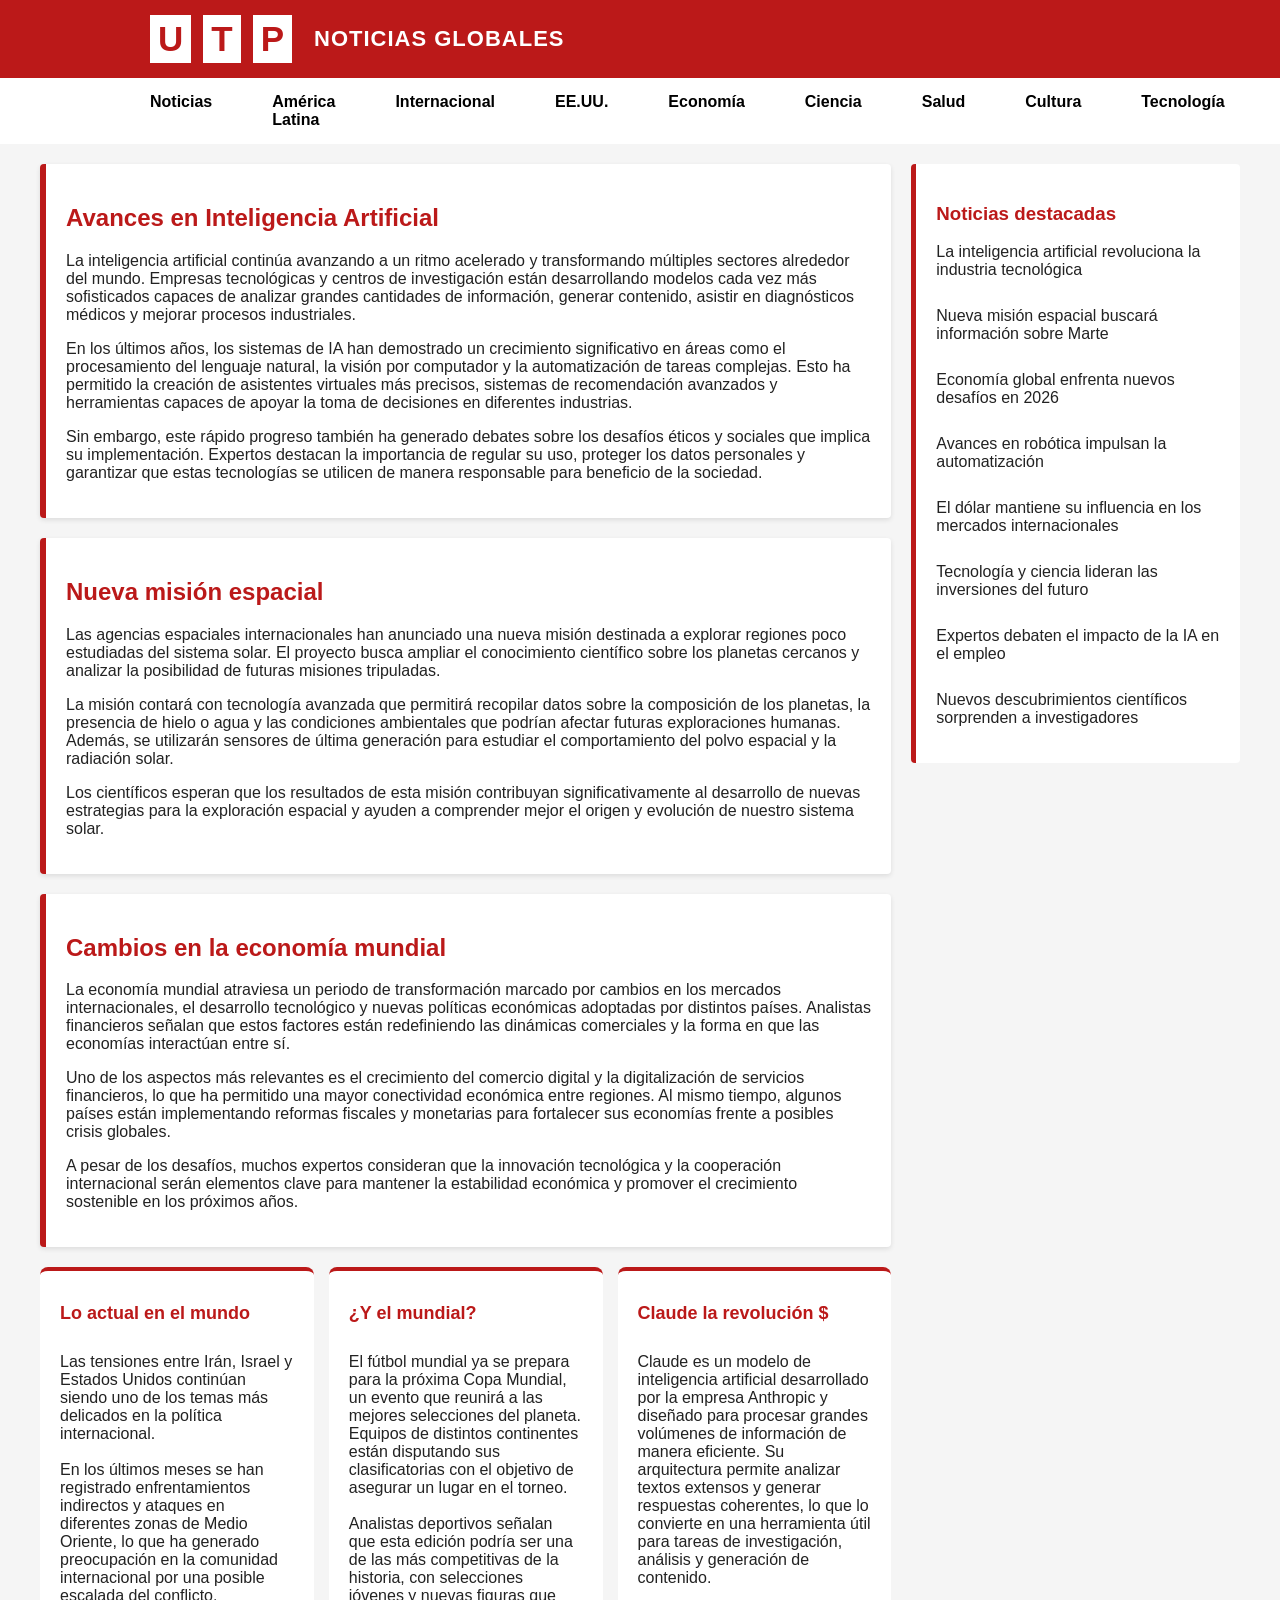
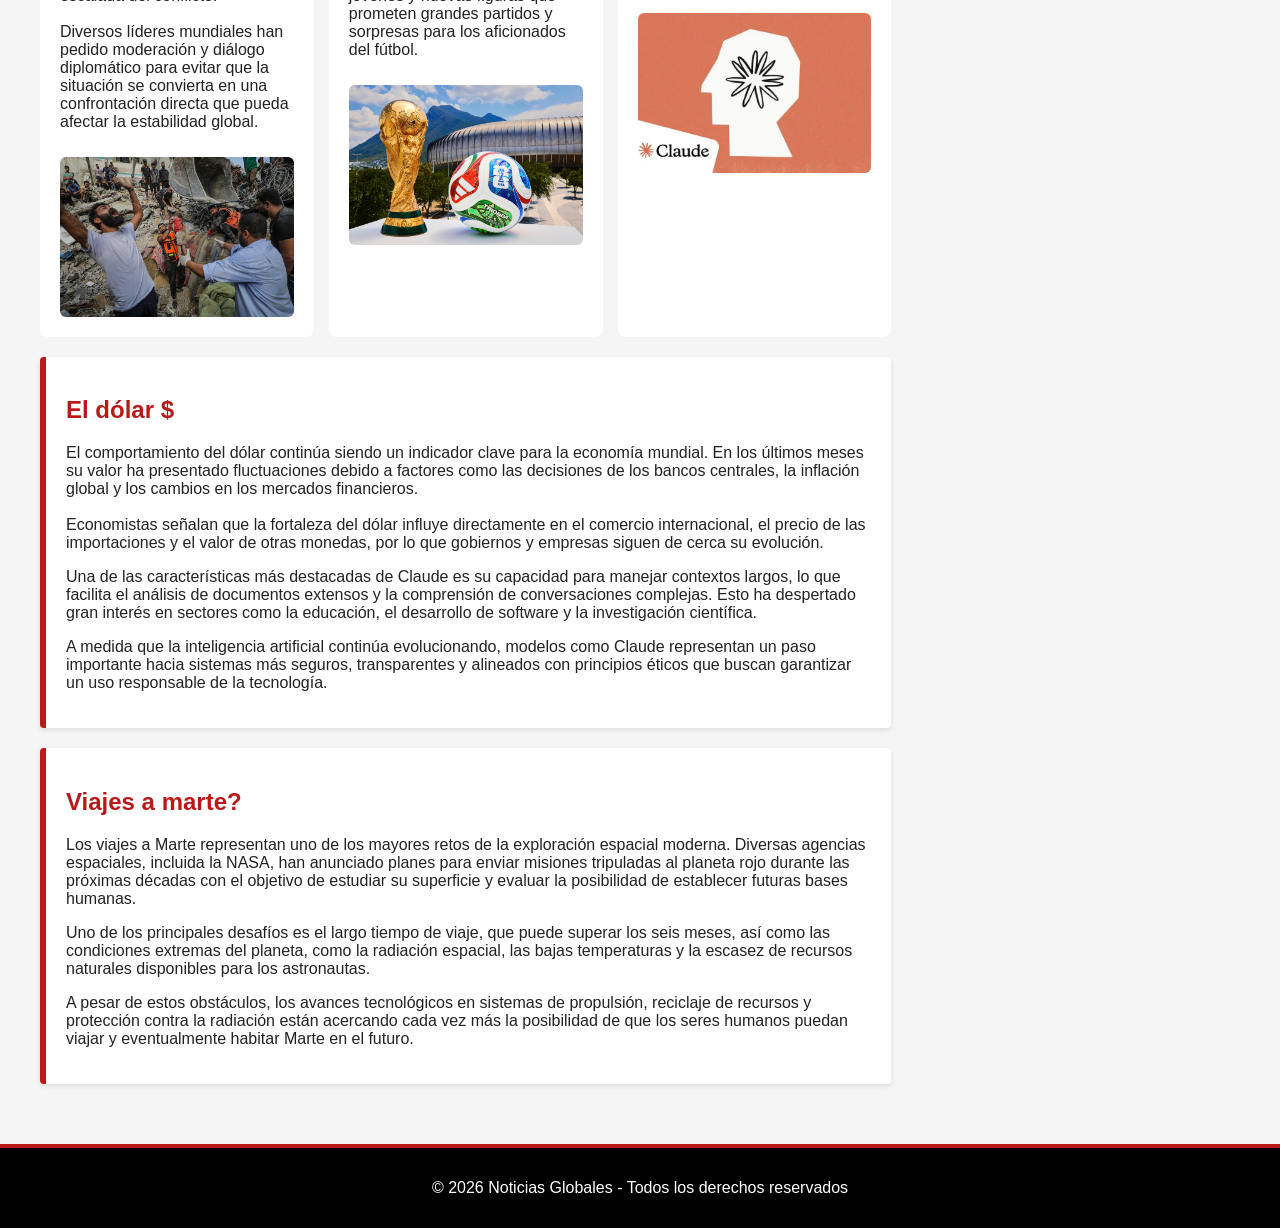
<file: Punto2/index.html>
<!DOCTYPE html>
<html lang="en">
<head>
    <meta charset="UTF-8">
    <meta name="viewport" content="width=device-width, initial-scale=1.0">
    <title>Noti JulBra</title>
    <link rel="stylesheet" href="Punto2.css">
    <link rel="icon" href="newspaper.png" type="image/png">
</head>
<body>
    <header class="header-bbc">
        <div class="logo">
            <span class="logo-cuadro">U</span>
            <span class="logo-cuadro">T</span>
            <span class="logo-cuadro">P</span>
            <span class="texto-header">NOTICIAS GLOBALES</span>
        </div>
    </header>

    <nav>
        <ul>
            <li><a href="#"> Noticias</a></li>
            <li><a href="#"> América Latina</a></li>
            <li><a href="#"> Internacional</a></li>
            <li><a href="#"> EE.UU.</a></li>
            <li><a href="#"> Economía </a></li>
            <li><a href="#"> Ciencia </a></li>
            <li><a href="#"> Salud</a></li>
            <li><a href="#"> Cultura</a></li>
            <li><a href="#"> Tecnología </a></li>
        </ul>
    </nav>

    <div class="contenedor-principal">
        <main>
            <article id="IA">
                <h2>Avances en Inteligencia Artificial</h2>
                <p>
                    La inteligencia artificial continúa avanzando a un ritmo acelerado y transformando 
                    múltiples sectores alrededor del mundo. Empresas tecnológicas y centros de investigación 
                    están desarrollando modelos cada vez más sofisticados capaces de analizar grandes cantidades 
                    de información, generar contenido, asistir en diagnósticos médicos y mejorar procesos 
                    industriales.
                </p>

                <p>
                    En los últimos años, los sistemas de IA han demostrado un crecimiento significativo en 
                    áreas como el procesamiento del lenguaje natural, la visión por computador y la 
                    automatización de tareas complejas. Esto ha permitido la creación de asistentes virtuales 
                    más precisos, sistemas de recomendación avanzados y herramientas capaces de apoyar la toma 
                    de decisiones en diferentes industrias.
                </p>

                <p>
                    Sin embargo, este rápido progreso también ha generado debates sobre los desafíos éticos y 
                    sociales que implica su implementación. Expertos destacan la importancia de regular su uso, 
                    proteger los datos personales y garantizar que estas tecnologías se utilicen de manera 
                    responsable para beneficio de la sociedad.
                </p>         
            </article>

            <article id="espacio">
                <h2>Nueva misión espacial</h2>
                <p>
                    Las agencias espaciales internacionales han anunciado una nueva misión destinada a 
                    explorar regiones poco estudiadas del sistema solar. El proyecto busca ampliar el 
                    conocimiento científico sobre los planetas cercanos y analizar la posibilidad de futuras 
                    misiones tripuladas.
                </p>

                <p>
                    La misión contará con tecnología avanzada que permitirá recopilar datos sobre la 
                    composición de los planetas, la presencia de hielo o agua y las condiciones ambientales 
                    que podrían afectar futuras exploraciones humanas. Además, se utilizarán sensores de última 
                    generación para estudiar el comportamiento del polvo espacial y la radiación solar.
                </p>

                <p>
                    Los científicos esperan que los resultados de esta misión contribuyan significativamente 
                    al desarrollo de nuevas estrategias para la exploración espacial y ayuden a comprender mejor 
                    el origen y evolución de nuestro sistema solar.
                </p>
            </article>

            <article id="economia">
                <h2>Cambios en la economía mundial</h2>
                <p>
                    La economía mundial atraviesa un periodo de transformación marcado por cambios en 
                    los mercados internacionales, el desarrollo tecnológico y nuevas políticas económicas 
                    adoptadas por distintos países. Analistas financieros señalan que estos factores están 
                    redefiniendo las dinámicas comerciales y la forma en que las economías interactúan entre sí.
                </p>

                <p>
                    Uno de los aspectos más relevantes es el crecimiento del comercio digital y la 
                    digitalización de servicios financieros, lo que ha permitido una mayor conectividad 
                    económica entre regiones. Al mismo tiempo, algunos países están implementando reformas 
                    fiscales y monetarias para fortalecer sus economías frente a posibles crisis globales.
                </p>

                <p>
                    A pesar de los desafíos, muchos expertos consideran que la innovación tecnológica y 
                    la cooperación internacional serán elementos clave para mantener la estabilidad económica 
                    y promover el crecimiento sostenible en los próximos años.
                </p>
            </article>
        
            <div class="contenedor-secundario">

                <div class="contenedor-interno">
                    <h1>Lo actual en el mundo</h1>
                    <p>
                    Las tensiones entre Irán, Israel y Estados Unidos continúan siendo uno de los temas más delicados en la política internacional. 
                    <br><br>En los últimos meses se han registrado enfrentamientos indirectos y ataques en diferentes zonas de Medio Oriente, lo que ha 
                    generado preocupación en la comunidad internacional por una posible escalada del conflicto.<br><br> Diversos líderes mundiales han 
                    pedido moderación y diálogo diplomático para evitar que la situación se convierta en una confrontación directa que pueda 
                    afectar la estabilidad global.
                    </p>
                    <img src="actual.png" alt="guerra">
                </div>
                                
                <div class="contenedor-interno">
                    <h1>¿Y el mundial?</h1>
                    <p>
                    El fútbol mundial ya se prepara para la próxima Copa Mundial, un evento que reunirá a las mejores selecciones del planeta. 
                    Equipos de distintos continentes están disputando sus clasificatorias con el objetivo de asegurar un lugar en el torneo. 
                    <br> <br> Analistas deportivos señalan que esta edición podría ser una de las más competitivas de la historia, con selecciones jóvenes 
                    y nuevas figuras que prometen grandes partidos y sorpresas para los aficionados del fútbol.
                    </p>
                    <img src="mundial.png" alt="mundial">
                </div>

                <div class="contenedor-interno">
                    <h1>Claude la revolución $</h1>
                    <p>
                        Claude es un modelo de inteligencia artificial desarrollado por la empresa Anthropic 
                        y diseñado para procesar grandes volúmenes de información de manera eficiente. 
                        Su arquitectura permite analizar textos extensos y generar respuestas coherentes, lo que 
                        lo convierte en una herramienta útil para tareas de investigación, análisis y generación 
                        de contenido.
                    </p>
                    <img src="claude.png" alt="claude">
                </div>
            </div>

            <article>
                <h2> El dólar $ </h2>
                <p>
                    El comportamiento del dólar continúa siendo un indicador clave para la economía mundial. En los últimos meses su valor ha 
                    presentado fluctuaciones debido a factores como las decisiones de los bancos centrales, la inflación global y los cambios 
                    en los mercados financieros. <br><br> Economistas señalan que la fortaleza del dólar influye directamente en el comercio internacional, 
                    el precio de las importaciones y el valor de otras monedas, por lo que gobiernos y empresas siguen de cerca su evolución.
                </p>

                <p>
                    Una de las características más destacadas de Claude es su capacidad para manejar contextos 
                    largos, lo que facilita el análisis de documentos extensos y la comprensión de 
                    conversaciones complejas. Esto ha despertado gran interés en sectores como la educación, 
                    el desarrollo de software y la investigación científica.
                </p>

                <p>
                    A medida que la inteligencia artificial continúa evolucionando, modelos como Claude 
                    representan un paso importante hacia sistemas más seguros, transparentes y alineados 
                    con principios éticos que buscan garantizar un uso responsable de la tecnología.
                </p>
            </article>

            <article>
                <h2> Viajes a marte? </h2>
                <p>
                    Los viajes a Marte representan uno de los mayores retos de la exploración espacial moderna.
                    Diversas agencias espaciales, incluida la NASA, han anunciado planes para enviar misiones 
                    tripuladas al planeta rojo durante las próximas décadas con el objetivo de estudiar su 
                    superficie y evaluar la posibilidad de establecer futuras bases humanas.
                </p>

                <p>
                    Uno de los principales desafíos es el largo tiempo de viaje, 
                    que puede superar los seis meses, así como las condiciones extremas del planeta, 
                    como la radiación espacial, las bajas temperaturas y la escasez de recursos naturales 
                    disponibles para los astronautas.
                </p>

                <p>
                    A pesar de estos obstáculos, los avances tecnológicos en sistemas de propulsión, 
                    reciclaje de recursos y protección contra la radiación están acercando cada vez más 
                    la posibilidad de que los seres humanos puedan viajar y eventualmente habitar Marte en el 
                    futuro.
                </p>
            </article>

        </main>

        <aside>
            <h3>Noticias destacadas</h3>

            <ul>
                <li>
                    <a href="#IA">La inteligencia artificial revoluciona la industria tecnológica</a>
                </li>
                <br>
                <li>
                    <a href="#espacio">Nueva misión espacial buscará información sobre Marte</a>
                </li>
                <br>
                <li>
                    <a href="#economia">Economía global enfrenta nuevos desafíos en 2026</a>
                </li>
                <br>
                <li>
                    <a href="#">Avances en robótica impulsan la automatización</a>
                </li>
                <br>
                <li>
                    <a href="#">El dólar mantiene su influencia en los mercados internacionales</a>
                </li>
                <br>
                <li>    
                    <a href="#">Tecnología y ciencia lideran las inversiones del futuro</a>
                </li>
                <br>
                <li>
                    <a href="#">Expertos debaten el impacto de la IA en el empleo</a>
                </li>
                <br>
                <li>
                    <a href="#">Nuevos descubrimientos científicos sorprenden a investigadores</a>
                </li>
            </ul>
        </aside>

    </div>

<footer>
    <p> © 2026 Noticias Globales - Todos los derechos reservados </p>
</footer>

</body>
</html>
</file>
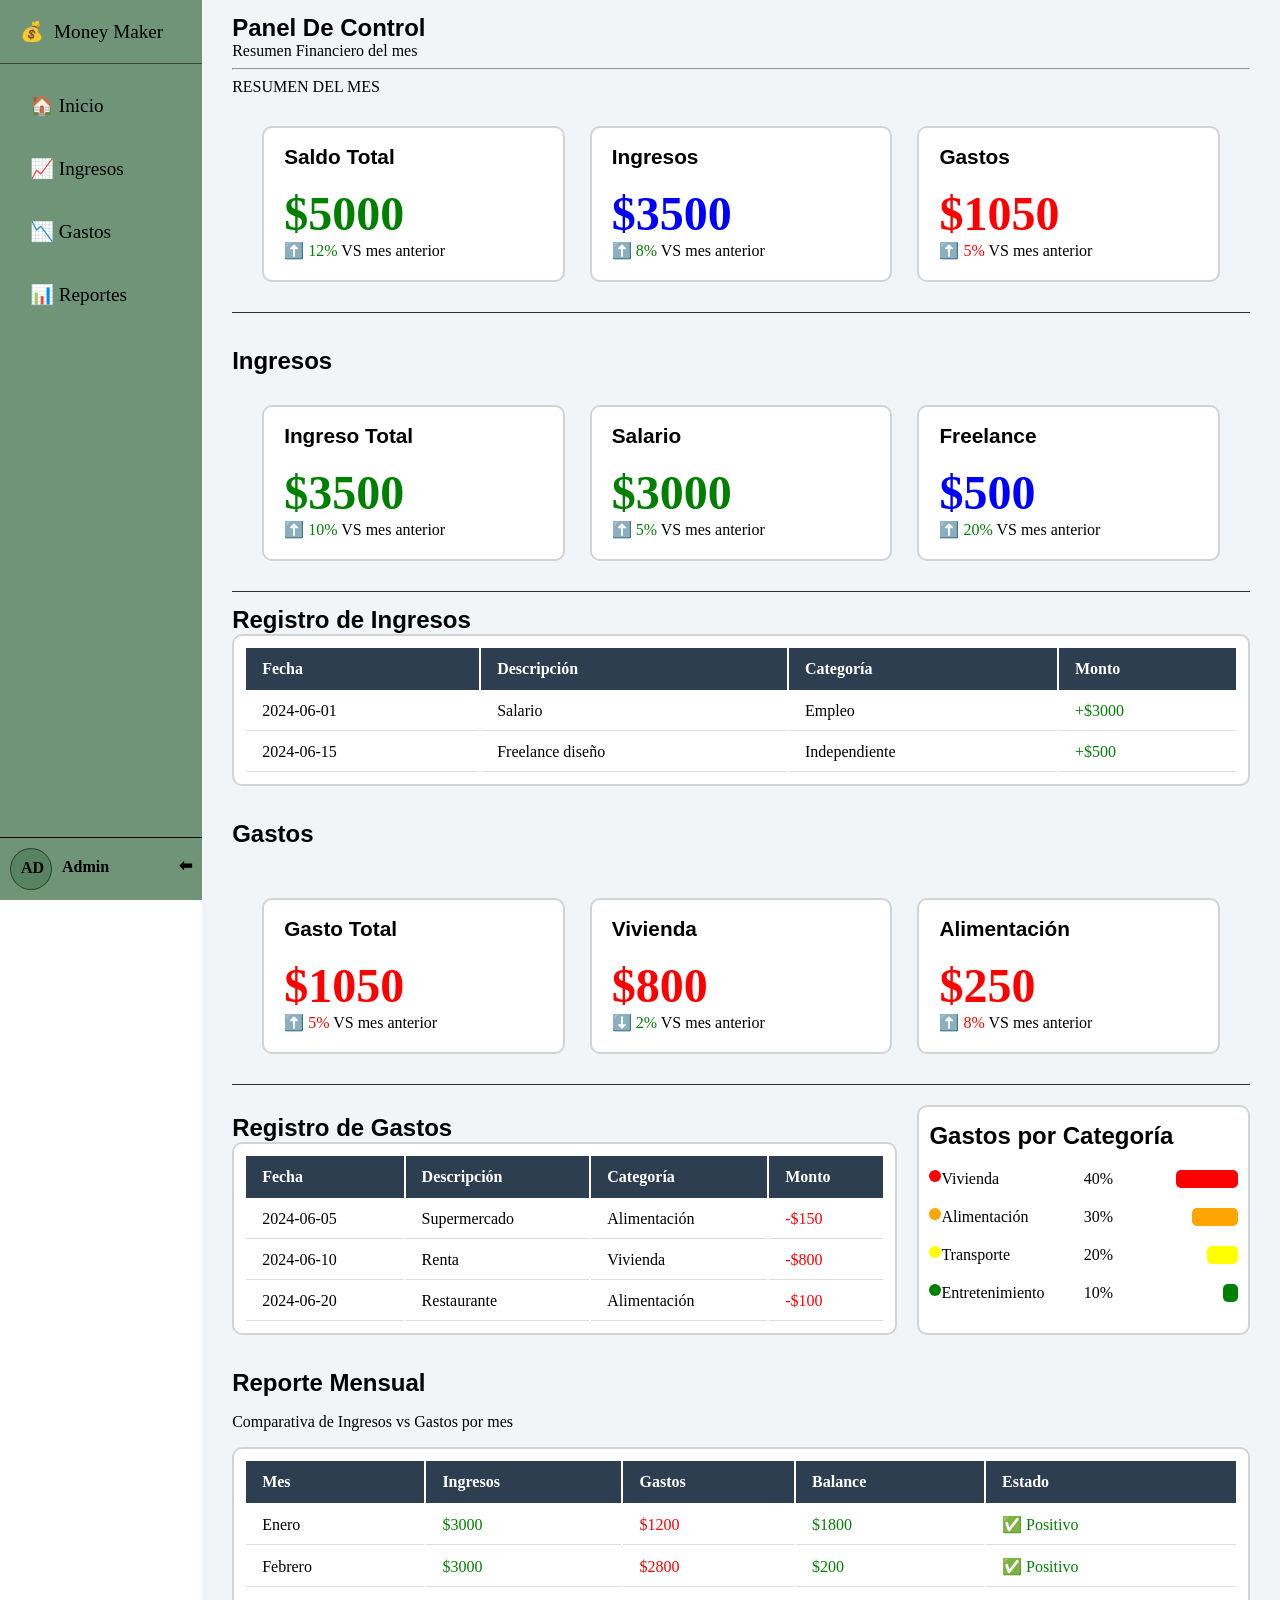
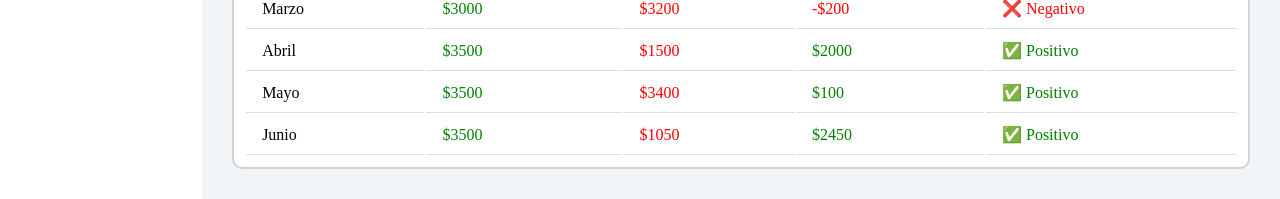
<file: Punto3/Index.html>
<!DOCTYPE html>
<html lang="en">
<head>
    <meta charset="UTF-8">
    <meta name="viewport" content="width=device-width, initial-scale=1.0">
    <link rel="stylesheet" href="indexstyle.css">
    <link rel="icon" href="data:image/svg+xml,<svg xmlns='http://www.w3.org/2000/svg' viewBox='0 0 100 100'><text y='.9em' font-size='90'>💰</text></svg>">
    <title>The Money App</title>
</head>
<body>
        <aside>
            <div id="Aside-Header">
                <span>💰</span> Money Maker
            </div>
            <div id="Aside-Body">
                <div class="Aside-Option Activo">
                    <a href="#Tarjetas">🏠 Inicio</a>
                </div>
                <div class="Aside-Option">
                    <a href="#ingresos">📈 Ingresos</a>
                </div>
                <div class="Aside-Option">
                    <a href="#Gastos">📉 Gastos</a>
                </div>
                <div class="Aside-Option">
                    <a href="#Dates">📊 Reportes</a>
                </div>
            </div>
            <div id="Account-Info">
                <div class="Account Foto">AD</div>
                <div class="Account Nombre">Admin</div>
                <a class="Back-To-Login" href="Login.html">⬅</a>
            </div>
        </aside>

        <main id="Information-Section">
            <div id="Information-Header">
                <h1>Panel De Control</h1>
                <p>Resumen Financiero del mes</p>
                <hr>
                <p class="Titulo">RESUMEN DEL MES</p>
            </div>

            <div id="Information-Body">
                <div class="Cards" id="Tarjetas">
                    <div class="Saldo-Total Carta">
                        <h2>Saldo Total</h2>
                        <p class="Monto Verde">$5000</p>
                        <span class="Verde">⬆️ 12%</span>
                        <span>VS mes anterior</span>
                    </div>
                    <div class="Ingresos Carta">
                        <h2>Ingresos</h2>
                        <p class="Monto Azul">$3500</p>
                        <span class="Verde">⬆️ 8%</span>
                        <span>VS mes anterior</span>
                    </div>
                    <div class="Gastos Carta">
                        <h2>Gastos</h2>
                        <p class="Monto Rojo">$1050</p>
                        <span class="Rojo">⬆️ 5%</span>
                        <span>VS mes anterior</span>
                    </div>
                </div>
                <div id="ingresos">
                    <h1>Ingresos</h1>
                    <div class="Cards">
                        <div class="Carta">
                            <h2>Ingreso Total</h2>
                            <p class="Monto Verde">$3500</p>
                            <span class="Verde">⬆️ 10%</span>
                            <span>VS mes anterior</span>
                        </div>
                        <div class="Carta">
                            <h2>Salario</h2>
                            <p class="Monto Verde">$3000</p>
                            <span class="Verde">⬆️ 5%</span>
                            <span>VS mes anterior</span>
                        </div>
                        <div class="Carta">
                            <h2>Freelance</h2>
                            <p class="Monto Azul">$500</p>
                            <span class="Verde">⬆️ 20%</span>
                            <span>VS mes anterior</span>
                        </div>
                    </div>
                    <div id="Tabla-Ingresos">
                        <h1>Registro de Ingresos</h1>
                        <table>
                            <tr>
                                <th>Fecha</th>
                                <th>Descripción</th>
                                <th>Categoría</th>
                                <th>Monto</th>
                            </tr>
                            <tr>
                                <td>2024-06-01</td>
                                <td>Salario</td>
                                <td>Empleo</td>
                                <td class="Verde">+$3000</td>
                            </tr>
                            <tr>
                                <td>2024-06-15</td>
                                <td>Freelance diseño</td>
                                <td>Independiente</td>
                                <td class="Verde">+$500</td>
                            </tr>
                        </table>
                    </div>
                </div>
                <div id="Gastos">
                    <h1>Gastos</h1>
                    <div class="Cards">
                        <div class="Carta">
                            <h2>Gasto Total</h2>
                            <p class="Monto Rojo">$1050</p>
                            <span class="Rojo">⬆️ 5%</span>
                            <span>VS mes anterior</span>
                        </div>
                        <div class="Carta">
                            <h2>Vivienda</h2>
                            <p class="Monto Rojo">$800</p>
                            <span class="Verde">⬇️ 2%</span>
                            <span>VS mes anterior</span>
                        </div>
                        <div class="Carta">
                            <h2>Alimentación</h2>
                            <p class="Monto Rojo">$250</p>
                            <span class="Rojo">⬆️ 8%</span>
                            <span>VS mes anterior</span>
                        </div>
                    </div>
                    <div id="Detalle-Gastos">
                        <div id="Tabla-Gastos">
                            <h1>Registro de Gastos</h1>
                            <table>
                                <tr>
                                    <th>Fecha</th>
                                    <th>Descripción</th>
                                    <th>Categoría</th>
                                    <th>Monto</th>
                                </tr>
                                <tr>
                                    <td>2024-06-05</td>
                                    <td>Supermercado</td>
                                    <td>Alimentación</td>
                                    <td class="Rojo">-$150</td>
                                </tr>
                                <tr>
                                    <td>2024-06-10</td>
                                    <td>Renta</td>
                                    <td>Vivienda</td>
                                    <td class="Rojo">-$800</td>
                                </tr>
                                <tr>
                                    <td>2024-06-20</td>
                                    <td>Restaurante</td>
                                    <td>Alimentación</td>
                                    <td class="Rojo">-$100</td>
                                </tr>
                            </table>
                        </div>

                        <div id="Gastos-Por-Categoria">
                            <h1>Gastos por Categoría</h1>
                            <div class="Gasto">
                                <div class="Gasto-Info">
                                    <div class="Circulo" style="background-color: red;"></div>
                                    Vivienda
                                </div>
                                <div class="Porcentaje">
                                    40%
                                    <div class="Barra-Fondo" style="width: 40%; background-color: red;"></div>
                                </div>
                            </div>
                            <div class="Gasto">
                                <div class="Gasto-Info">
                                    <div class="Circulo" style="background-color: orange;"></div>
                                    Alimentación
                                </div>
                                <div class="Porcentaje">
                                    30%
                                    <div class="Barra-Fondo" style="width: 30%; background-color: orange;"></div>
                                </div>
                            </div>
                            <div class="Gasto">
                                <div class="Gasto-Info">
                                    <div class="Circulo" style="background-color: yellow;"></div>
                                    Transporte
                                </div>
                                <div class="Porcentaje">
                                    20%
                                    <div class="Barra-Fondo" style="width: 20%; background-color: yellow;"></div>
                                </div>
                            </div>
                            <div class="Gasto">
                                <div class="Gasto-Info">
                                    <div class="Circulo" style="background-color: green;"></div>
                                    Entretenimiento
                                </div>
                                <div class="Porcentaje">
                                    10%
                                    <div class="Barra-Fondo" style="width: 10%; background-color: green;"></div>
                                </div>
                            </div>
                        </div>
                    </div>
                </div>

                <div id="Dates">
                        <h1>Reporte Mensual</h1>
                        <p>Comparativa de Ingresos vs Gastos por mes</p>
                        <table id="Tabla-Reporte">
                            <tr>
                                <th>Mes</th>
                                <th>Ingresos</th>
                                <th>Gastos</th>
                                <th>Balance</th>
                                <th>Estado</th>
                            </tr>
                            <tr>
                                <td>Enero</td>
                                <td class="Verde">$3000</td>
                                <td class="Rojo">$1200</td>
                                <td class="Verde">$1800</td>
                                <td class="Verde">✅ Positivo</td>
                            </tr>
                            <tr>
                                <td>Febrero</td>
                                <td class="Verde">$3000</td>
                                <td class="Rojo">$2800</td>
                                <td class="Verde">$200</td>
                                <td class="Verde">✅ Positivo</td>
                            </tr>
                            <tr>
                                <td>Marzo</td>
                                <td class="Verde">$3000</td>
                                <td class="Rojo">$3200</td>
                                <td class="Rojo">-$200</td>
                                <td class="Rojo">❌ Negativo</td>
                            </tr>
                            <tr>
                                <td>Abril</td>
                                <td class="Verde">$3500</td>
                                <td class="Rojo">$1500</td>
                                <td class="Verde">$2000</td>
                                <td class="Verde">✅ Positivo</td>
                            </tr>
                            <tr>
                                <td>Mayo</td>
                                <td class="Verde">$3500</td>
                                <td class="Rojo">$3400</td>
                                <td class="Verde">$100</td>
                                <td class="Verde">✅ Positivo</td>
                            </tr>
                            <tr>
                                <td>Junio</td>
                                <td class="Verde">$3500</td>
                                <td class="Rojo">$1050</td>
                                <td class="Verde">$2450</td>
                                <td class="Verde">✅ Positivo</td>
                            </tr>
                        </table>
                </div>
            </div>
        </main>
</body>
</html>
</file>
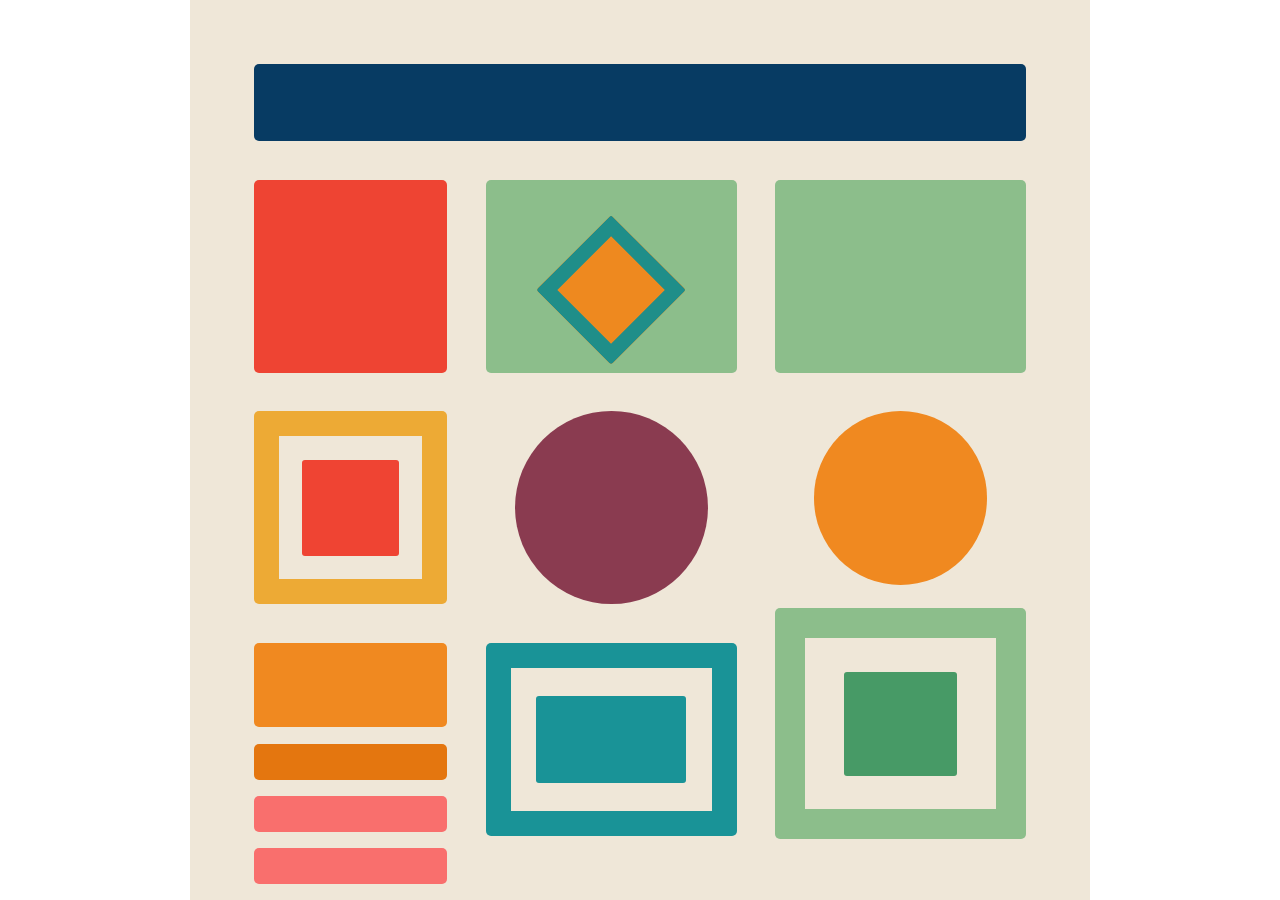
<file: Punto1/Punto1a.html>
<!DOCTYPE html>
<html lang="es">
<head>
    <meta charset="UTF-8">
    <meta name="viewport" content="width=device-width, initial-scale=1.0">
    <title>Punto 1</title>
    <link rel="stylesheet" href="style1a.css">
</head>
<body>
<main>
    <div id="long-bar"></div>
        <div id="Elemento1"></div>
        <div id="Elemento2">
                <div class="Cuadrado"></div>
        </div>
        <div id="Elemento3"></div>
        <div id="Elemento4">
                <div Class="Cuadrado"></div>
        </div>
        <div id="Elemento5"></div>
        <div id="Elemento6"></div>    
        <div id="Elemento7">
            <div id="Rectangulo-Mayor"></div>
            <div class="Rectangulo-Menor"></div>
            <div class="Rectangulo-Menor Rojo"></div>
            <div class="Rectangulo-Menor Rojo"></div>
        </div>
        <div id="Elemento8">
            <div class="Cuadrado"></div>
        </div>
        <div id="Elemento9">
            <div class="Cuadrado"></div>
        </div>
</main>
</body>
</html>
</file>
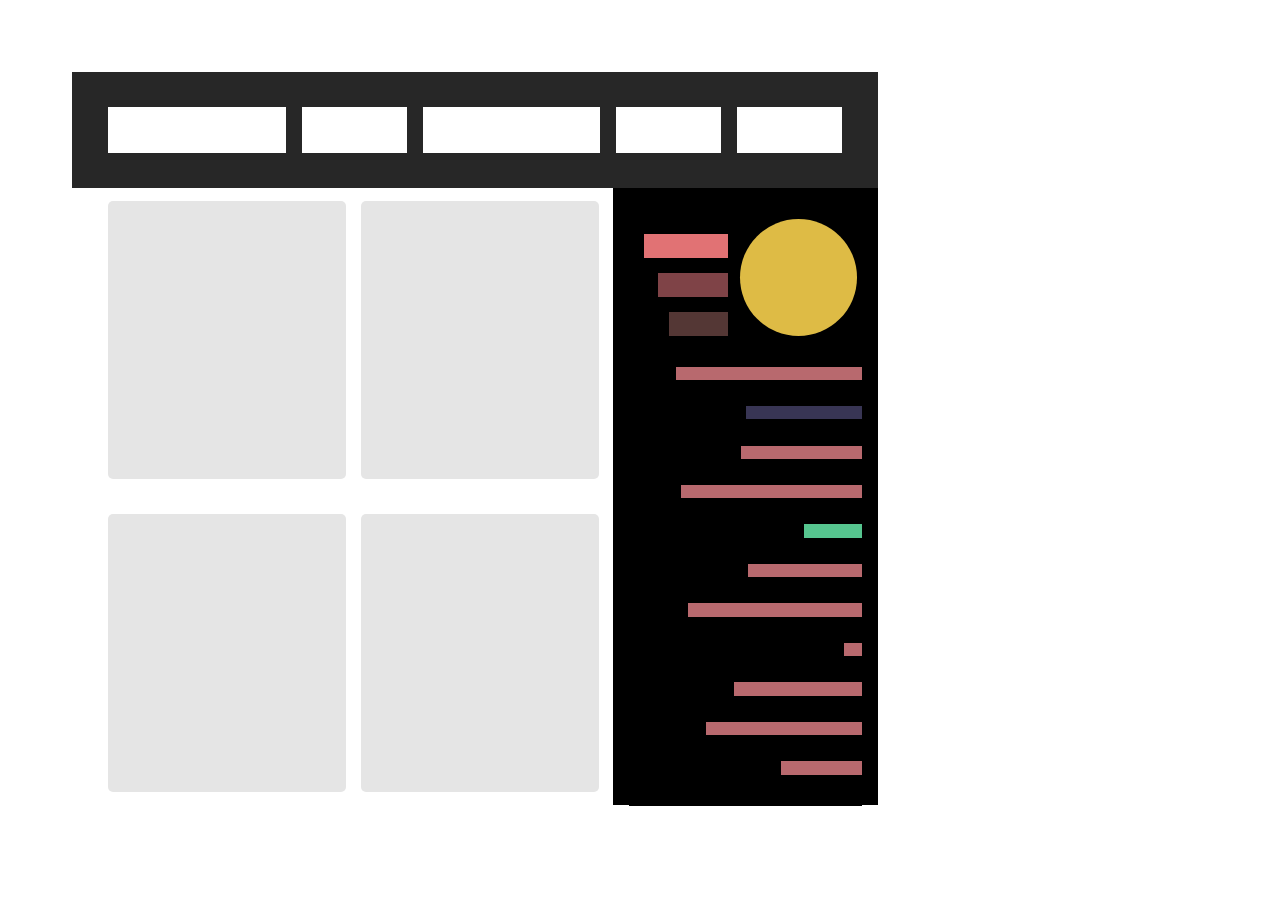
<file: Punto1/Punto1b.html>
<!DOCTYPE html>
<html lang="es">
<head>
    <meta charset="UTF-8">
    <meta name="viewport" content="width=device-width, initial-scale=1.0">
    <title>Punto1b</title>
    <link rel="stylesheet" href="style1b.css">
</head>
<body>
    <header>
        <div class="Rectangulo Largo"></div>
        <div class="Rectangulo Corto"></div>
        <div class="Rectangulo Largo"></div>
        <div class="Rectangulo Corto"></div>
        <div class="Rectangulo Corto"></div>
    </header>
    <main>
        <section id="Section1">
                <div class="Cuadrado"></div>
                <div class="Cuadrado"></div>
                <div class="Cuadrado"></div>
                <div class="Cuadrado"></div>
        </section>
        <section id="Section2">
            <div class="Grafico1">
                <div class="Parrafo">
                    <div class="TextoGrande Uno"></div>
                    <div class="TextoGrande Dos"></div>
                    <div class="TextoGrande Tres"></div>
                </div>
                <div class="Circulo"></div>
            </div>    
            <div class="Grafico2">
                <div class="Texto Cuatro"></div>
                <div class="Texto Cinco"></div>
                <div class="Texto Seis"></div>
                <div class="Texto Siete"></div>
                <div class="Texto Ocho"></div>
                <div class="Texto Nueve"></div>
                <div class="Texto Diez"></div>
                <div class="Texto Once"></div>
                <div class="Texto Doce"></div>
                <div class="Texto Trece"></div>
                <div class="Texto Catorce"></div>
            </div>
        </section>
    </main>

</body>
</html>
</file>
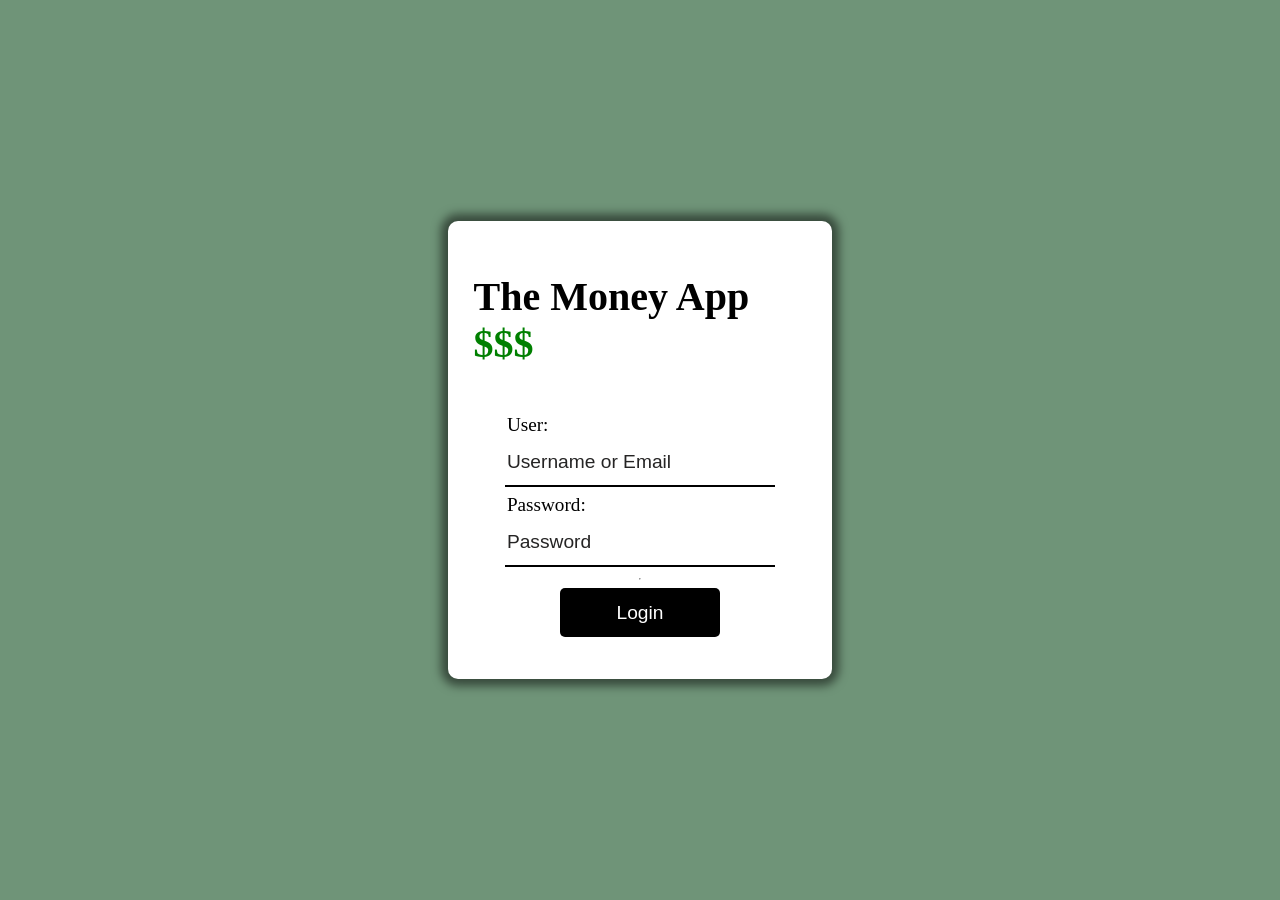
<file: Punto3/Login.html>
<!DOCTYPE html>
<html lang="en">
<head>
    <meta charset="UTF-8">
    <meta name="viewport" content="width=device-width, initial-scale=1.0">
    <link rel="stylesheet" href="loginstyle.css">
    <link rel="icon" href="data:image/svg+xml,<svg xmlns='http://www.w3.org/2000/svg' viewBox='0 0 100 100'><text y='.9em' font-size='90'>💰</text></svg>">
    <title>Login</title>
</head>
<body>
    <main>
        <div class="Login">
            <h1>The Money App <span style="color: green;">$$$</span></h1>
            <form action="">
                <div class="Pregunta">
                    <label for="username">User:</label>
                    <input type="text" id="username" name="username" placeholder="Username or Email">
                </div>
                <div class="Pregunta">
                    <label for="password">Password:</label>
                    <input type="password" id="password" name="password" placeholder="Password">
                </div>
                <hr>
                <a href="Index.html" type="submit">Login</a>
            </form>
        </div>
    </main>
    
</body>
</html>
</file>
<file: Punto2/Punto2.css>
body{
    margin:0;
    font-family: Arial, Helvetica, sans-serif;
    background:#f5f5f5;
    color:#222;
}

.header-bbc{
    background:#bb1919;
    padding:15px 150px;
    display:flex;
    
}

.logo{
    display:flex;
    align-items:center;
    gap:12px;
}

.logo-cuadro{
    background:white;
    color:#bb1919;
    font-weight:bold;
    font-size:35px;
    padding:4px 8px;
    font-family: Arial, Helvetica, sans-serif;
}

.texto-header{
    color:white;
    font-size:22px;
    font-weight:bold;
    margin-left:10px;
    letter-spacing:1px;
}

header h1{
    margin:0;
    font-size:40px;
    color:white;
    letter-spacing:2px;
}

nav{
    background: white;
}

nav ul{
    display:flex;
    list-style:none;
    margin:0;
    padding:0 120PX;
}

nav li{
    margin:0 15px;
}

nav a{
    text-decoration:none;
    color:rgb(0, 0, 0);
    padding:15px;
    display:block;
    font-weight:bold;
    transition:0.2s;
}

nav a:hover{
    border-bottom:3px solid #bb1919;
}

.contenedor-principal{
    display:flex;
    max-width:1200px;
    margin:auto;
    padding:20px;
    gap:20px;
}

main{
    flex:3;
}

article{
    background:white;
    padding:20px;
    margin-bottom:20px;
    border-radius:4px;
    border-left:6px solid #bb1919;
    box-shadow:0 2px 5px rgba(0,0,0,0.1);
}

article h2{
    color:#bb1919;
}

.contenedor-secundario{
    display:flex;
    gap:15px;
    margin-bottom:20px;
}

.contenedor-interno{
    flex:1;
    background:white;
    padding:20px;
    border-radius:8px;
    border-top:4px solid #bb1919;
    transition:0.2s;
    display:flex;
    flex-direction:column;
}

.contenedor-interno img{
    width:100%;
    height:160px;
    object-fit:cover;
    border-radius:6px;
    margin-top:10px;
}

.contenedor-interno:hover{
    transform:translateY(-3px);
    box-shadow:0 4px 10px rgba(0,0,0,0.15);
}

.contenedor-interno h1{
    font-size:18px;
    color:#bb1919;
}

aside{
    flex:1;
    background:white;
    padding:20px;
    border-radius:4px;
    height:fit-content;
    border-left:5px solid #bb1919;
}

aside h3{
    color:#bb1919;
}

aside ul{
    list-style:none;
    padding:0;
}

aside li{
    margin-bottom:10px;
}

aside a{
    text-decoration:none;
    color:#222;
}

aside a:hover{
    color:#bb1919;
}

footer{
    background:#000000;
    color:white;
    text-align:center;
    padding:15px;
    margin-top:20px;
    border-top:4px solid #bb1919;
}
</file>
<file: Punto3/indexstyle.css>
body {
    padding: 0;
    margin: 0;
    gap: 0;
    display: grid;
    grid-template-columns: 1fr 6fr;
    box-sizing: border-box;
}

aside {
    background-color: rgba(46, 100, 59, 0.686);
    padding-left: 0;
    padding-right: 0;
    grid-column: 1/2;
    display: flex;
    flex-direction: column;
    position: sticky;
    top : 0;
    height: 100vh;
}

#Aside-Header {
    font-family: fantasy;
    font-size: 1.2rem;
    color: #000000;
    display: flex;
    justify-content: start;
    align-items: center;
    gap: 10px;
    border: #00000083 solid 1px;
    border-top: none;
    border-left: none;
    border-right: none;
    padding-bottom: 20px;
    padding-left: 20px;
    padding-top: 20px;
}

#Aside-Body {
    display: flex;
    flex-direction: column;
    gap: 20px;
    padding: 20px;
}


.Aside-Option a {
    text-decoration: none;
    color: rgb(0, 0, 0);
    font-size: 1.2rem;
}

.Aside-Option {
    background-color: transparent;
    border-radius: 5px;
    padding: 10px;
}

.Aside-Option:hover {
    background-color: rgba(46, 100, 59, 0.342);

}


#Account-Info {
    border: 1px solid black;
    border-left: none;
    border-right: none;
    border-bottom: none;
    display: flex;
    padding: 10px;
    gap: 10px;
    font-weight: bolder;
    margin-top: auto;
}

.Foto{
    width: 20px;
    border-radius: 50%;
    aspect-ratio: 1/1;
    background-color: rgba(46, 100, 59, 0.342);
    padding: 10px;
    border: #00000083 solid 1px;
    font-weight: bolder;
}

.Nombre {
    margin-top: 10px;
}

.Back-To-Login {
    margin-top: 8px;
    font-size: 1rem;
    margin-left: 60px;
    text-decoration: none;
    color: rgb(0, 0, 0);
}


main {
    background-color:rgb(241, 245, 248);
    padding: 20px;
    grid-column: 2/3;
}

.Cards {
    display: grid;
    grid-template-columns: 1fr 1fr 1fr;
    padding: 30px;
    gap: 25px;
    border: #000000d0 solid 1px;
    border-top:none;
    border-left: none;
    border-right: none;
}

.Carta {
    border: #7070704f solid 2px;
    background-color: white;
    border-radius: 10px;
    padding: 20px;
    padding-top: 0px;
    transition: box-shadow 0.3s;
}

.Saldo-Total:hover{
    box-shadow: 0 5px 10px 0 #008000;
}

.Ingresos:hover{
    box-shadow: 0 5px 10px 0 #0000ff;
}

.Gastos:hover{
    box-shadow: 0 5px 10px 0 #ff0000;
}

.Carta h2 {
    font-family: 'Franklin Gothic Medium', 'Arial Narrow', Arial, sans-serif;
    font-size: 1.3rem;
}

.Carta .Monto {
    font-size: 3rem;
    font-weight: bolder;
    margin: 0;
}

.Azul {
    color: #0000ff;
}

.Rojo {
    color: #ff0000;
}
.Verde {
    color: #008000;
}
#Information-Section {
    display: flex;
    flex-direction: column;
    padding: 30px;
    padding-top: 0;
}

h1 {
    font-family: 'Franklin Gothic Medium', 'Arial Narrow', Arial, sans-serif;
    font-size: 1.5rem;
    margin-bottom: 0;
    margin-top: 1.35%;
}

#Information-Header p {
    font-size: 1rem;
    margin-top: 0;
    margin-bottom:0;
}

#Information-Body {
    display: flex;
    flex-direction: column;
    gap: 20px;
}

#Detalle-Gastos {
    display:grid;
    grid-template-columns: 2fr 1fr;
    gap:20px;

}

#Gastos{
    display: flex;
    flex-direction: column;
    gap: 20px;
}

table{
    border: solid #7070704f 2px;
    padding: 10px;
    background-color: white;
    border-radius: 10px;
    width: 100%;
}

#Gastos-Por-Categoria{
    border: solid #7070704f 2px;
    padding: 10px;
    background-color: white;
    border-radius: 10px;
    display: flex;
    flex-direction: column;
    gap: 20px;
}

.Gasto{
    display: flex;
    flex-direction: row;
    justify-content: space-between;
}

.Gasto-Info{
    display: flex;
}

.Porcentaje{
    display: flex;
    flex-direction: row;
    margin-left: auto;
    width: 50%;
}

.Barra-Fondo{
   margin-left: auto;
   border-radius: 5px;
}


th {
  background-color: #2c3e50;
  color: white;
  padding: 12px 16px;
  text-align: left;
}


td {
  padding: 10px 16px;
  border-bottom: 1px solid #ddd;
}


tr:hover {
  background-color: #f1f1f1;
}

html {
    scroll-behavior: smooth;
}

.Circulo {
    width: 12px;
    height: 12px;
    border-radius: 50%;
    flex-shrink: 0;
}
</file>
<file: Punto1/style1a.css>
body {
    margin: 0;
    padding: 0;
    display: flex;
    justify-content: center;
    align-items: center;
}

main{
   background-color: #efe7d8;
    display: grid;
    grid-template-columns: 25% 1fr 1fr;
    grid-template-rows: 1fr 25% 25% 25%;
    height: 100vh;
    width: 100vh;   
    padding: 5%;
    gap:5%;
    box-sizing: border-box; /* Asegura que el padding no afecte al tamaño total del contenedor */
}


#long-bar{
    grid-column : 1 / 4 ;
    grid-row: 1 / 2;
    background-color: rgb(7, 59, 99);
    border-radius:5px;
}




#Elemento1{
    grid-column: 1 / 2;
    grid-row: 2 / 3 ;
    background-color: rgb(238, 68, 51);
    border-radius: 5px;
    height: 100%;
    width: 100%;
}


#Elemento2{
    grid-column: 2 / 3;
    grid-row: 2 / 3;
    background-color: rgb(140, 190, 139);
    height: 100%;
    width: 100%;
    border-radius: 5px;
    display: flex;
    justify-content: center;
    align-items: end;

}

#Elemento2 .Cuadrado{
    background-color: rgb(238, 137, 31);
    height: 55%;
    aspect-ratio: 1 / 1; /* Esto asegura que el ancho sea igual al alto, manteniendo la forma de cuadrado  */
    border-radius: 3px;
    transform: rotate(45deg);
    margin-bottom: 12%; /* elevar el cuadrado hacia arriba */
    box-shadow:  inset 0 0 0 15px rgb(31, 142, 137); /* Agrega un borde interno al cuadrado */
}


#Elemento3{
    grid-column: 3 / 4;
    grid-row: 2 / 3;
    background-color: rgb(140, 190, 139);
    height: 100%;
    width: 100%;
    border-radius: 5px;
}


#Elemento4{
    grid-column: 1 / 2;
    grid-row: 3 / 4;
    height: 100%;
    width: 100%;
    border-radius: 5px;
    box-shadow: inset 0 0 0 25px rgb(237, 170, 53);
    display: flex;
    justify-content: center;
    align-items: center;
}

#Elemento4 .Cuadrado{
    background-color: rgb(239, 68, 51);
    height: 50%;
    width: 50%;
    border-radius: 3px;
}


#Elemento5{
    grid-column: 2 / 3;
    grid-row: 3 / 4;
    background-color: rgb(138, 59, 80);
    height: 100%;
    aspect-ratio: 1 / 1;
    border-radius: 100%;
    justify-self: center; /* Centra el círculo horizontalmente dentro de su celda en display:Grid */
}


#Elemento6{
    grid-column: 3 / 4;
    grid-row: 3 / 4;
    background-color: rgb(240, 137, 32);
    height: 90%;
    aspect-ratio: 1 / 1;
    justify-self: center;
    border-radius: 100%;
}


#Elemento7{
    grid-column: 1 / 2;
    grid-row: 4 / 5;
    height: 125%;
    width: 100%;
    border-radius: 5px;
    display: flex;
    flex-direction: column;
    justify-content: space-between;
}

#Elemento7 #Rectangulo-Mayor{
    background-color: rgb(240, 137, 32);
    height: 35%;
    width: 100%;
    border-radius: 5px;
}


#Elemento7 .Rectangulo-Menor{
    background-color: rgb(228, 118, 15);
    height: 15%;
    width: 100%;
    border-radius: 5px;
    margin-top: 5%;
}

#Elemento7 .Rojo{
    background-color: rgb(249, 111, 109);
}




#Elemento8{
    grid-column: 2 / 3;
    grid-row: 4 / 5;
    height: 100%;
    width: 100%;
    border-radius: 5px;
    box-shadow: inset 0 0 0 25px rgb(25, 147, 151);
    display: flex;
    justify-content: center;
    align-items: center;
}

#Elemento8 .Cuadrado{
    background-color: rgb(25, 147, 151);
    height: 45%;
    width: 60%;
    border-radius: 3px;
}


#Elemento9{
    grid-column: 3 / 4;
    grid-row: 4 / 5;
    height: 120%;
    width: 100%;
    border-radius: 5px;
    /* para hacerlo crecer hacia arriba */
    margin-top: -14%;
    box-shadow: inset 0 0 0 30px rgb(140, 190, 139);
    display: flex;
    justify-content: center;
    align-items: center;
}

#Elemento9 .Cuadrado{
    background-color: rgb(71, 154, 102);
    height: 45%;
    width: 45%;
    border-radius: 3px;
}
</file>
<file: Punto1/style1b.css>
body{
    background-color: rgb(255, 255, 255);
    height: 100vh;
    width: 100vw;
    justify-self: center;
    box-sizing: border-box;
    padding: 5%;
}

header{
    width: 70%;
    height: 15%;
    background-color: rgb(39, 39, 39);
    display: flex;
    justify-content:center;
    align-items: center;
    gap: 2%;
}

header .Rectangulo {
    background-color: rgb(255, 255, 255);
    height: 40%;
}

header .Largo {
    width: 22%;
    
}
header .Corto {
    width: 13%;
    
}
main {
    height: 80%;
    width: 70%;
    display: flex;
}

#Section1 {
    width: 65%;
    height: 100%;
    display: flex;
    flex-wrap: wrap;
    align-items: center;
    justify-content: flex-start;
    padding-left: 4.5%;
    gap: 3%;
    row-gap:1.5%;
}

#Section2 {
    width: 34%;
    height: 100%;
    background-color: black;
    box-sizing: border-box;
    padding: 2%;
}

.Cuadrado {
    width: 47.1%;
    height: 45%;
    background-color: rgb(229, 229, 229);
    border-radius: 5px;
}

.Grafico1{
    width: 100%;
    height: 25%;
    background-color: rgb(0, 0, 0);
    display:flex;
    justify-content: space-around;
    align-items: center;
}

.Parrafo {
    width: 40%;
    height: 80%;
    background-color: rgb(0, 0, 0);
    display:flex;
    flex-wrap: wrap;
    flex-direction: row-reverse;
    align-items: end;
}

.Circulo {
    height: 80%;
    aspect-ratio: 1/1;
    background-color: rgb(222, 187, 69);
    border-radius: 100%;
}

.TextoGrande{
    height: 20%;
}

.Uno{
    background-color: rgb(225, 114, 116);
    width:90%
}

.Dos{
    background-color: rgb(127, 67, 71);
    width: 75%;
}

.Tres{
    background-color: rgb(84, 55, 53);
    width: 63%;
}


.Grafico2 {
    background-color: rgb(0, 0, 0);
    width: 100%;
    height: 75%;
    display: flex;
    flex-direction: column;
    align-items: flex-end;
    gap: 6%;
    padding-top: 7%;

}

.Texto {
    height: 3%;
}

.Cuatro{
    background-color: rgb(184, 105, 110);
    width: 80%;
}

.Cinco{
    background-color: rgb(56, 53, 84);
    width: 50%;
}

.Seis{
    background-color: rgb(184, 105, 110);
    width: 52%;
}

.Siete{
    background-color: rgb(184, 105, 110);
    width: 78%;
}

.Ocho{
    background-color: rgb(86, 197, 143);
    width: 25%;
}

.Nueve{
    background-color: rgb(184, 105, 110);
    width: 49%;
}

.Diez{
    background-color: rgb(184, 105, 110);
    width: 75%;
}

.Once{
    background-color: rgb(184, 105, 110);
    width: 8%;
}

.Doce{
    background-color: rgb(184, 105, 110);
    width: 55%;
}

.Trece{
    background-color: rgb(184, 105, 110);
    width: 67%;
}

.Catorce{
    background-color: rgb(184, 105, 110);
    width: 35%;
}
</file>
<file: Punto3/loginstyle.css>
body {
    height: 100vh;
    width: 100vw;
    display: flex;
    justify-content: center;
    align-items: center;
    gap:0;
    padding: 0;
    margin: 0;
    background-color: rgba(46, 100, 59, 0.686);
    }
main {
    display: flex;
    justify-content: center;
    align-items: center;
    height: 100%;
    width: 100%;
}
.Login {
        display: flex;
        flex-direction: column;
        justify-content: center;
        align-items: center;
        gap: 1%;
        border-radius: 10px;
        background-color: #ffffff;
        width: 30%;
        min-width: 300px;
        box-sizing: border-box;
        box-shadow: 0 0 10px 7px rgba(0, 0, 0, 0.5);
        padding: 2%;
}

form {
    display: flex;
    flex-direction: column;
    justify-content: space-between;
    align-items: center;
    column-gap: 40px;
    width: 80%;
    padding: 5%;
}

.Pregunta {
    display: flex;
    flex-direction: column;
    justify-content: center;
    align-items: center;
    gap: 7px;
    width: 100%;
    height: 80px;
}

.Pregunta label {
    font-family: fantasy;
    font-size: 1.2rem;
    color: #000000;
    align-self: flex-start;
}

.Pregunta input {
    border-top: none;
    border-left: none;
    border-right: none;
    border-bottom: 2px solid #000000;
    background-color: transparent;
    width: 100%;
    height:40px;
    transition: box-shadow 0.3s , border-color 0.3s;
}

.Pregunta input:focus {
    border-color: #000000;
    box-shadow: 0 0 5px 3px rgba(4, 187, 59, 0.951);
}

input::placeholder{
    font-family: 'Gill Sans', 'Gill Sans MT', Calibri, 'Trebuchet MS', sans-serif;
    font-size: 1.2rem;
    color: #252424;
}

.Login h1 {
    font-family:fantasy;
    font-size: 2.5em;
    color: #000000;
}

a[type="submit"] {
    background-color: #000000;
    color: #ffffff;
    border: none;
    padding: 5%;
    border-radius: 5px;
    cursor: pointer;
    font-family: 'Gill Sans', 'Gill Sans MT', Calibri, 'Trebuchet MS', sans-serif;
    font-size: 1.2em;
    transition: background-color 0.2s , box-shadow 0.5s;
    width: 50%;
    text-align: center;
    text-decoration: none;
}

a[type="submit"]:hover {
    background-color: #0a0b0a;
    box-shadow: 0 0 8px 4px rgba(4, 187, 59, 0.951);
}
</file>
